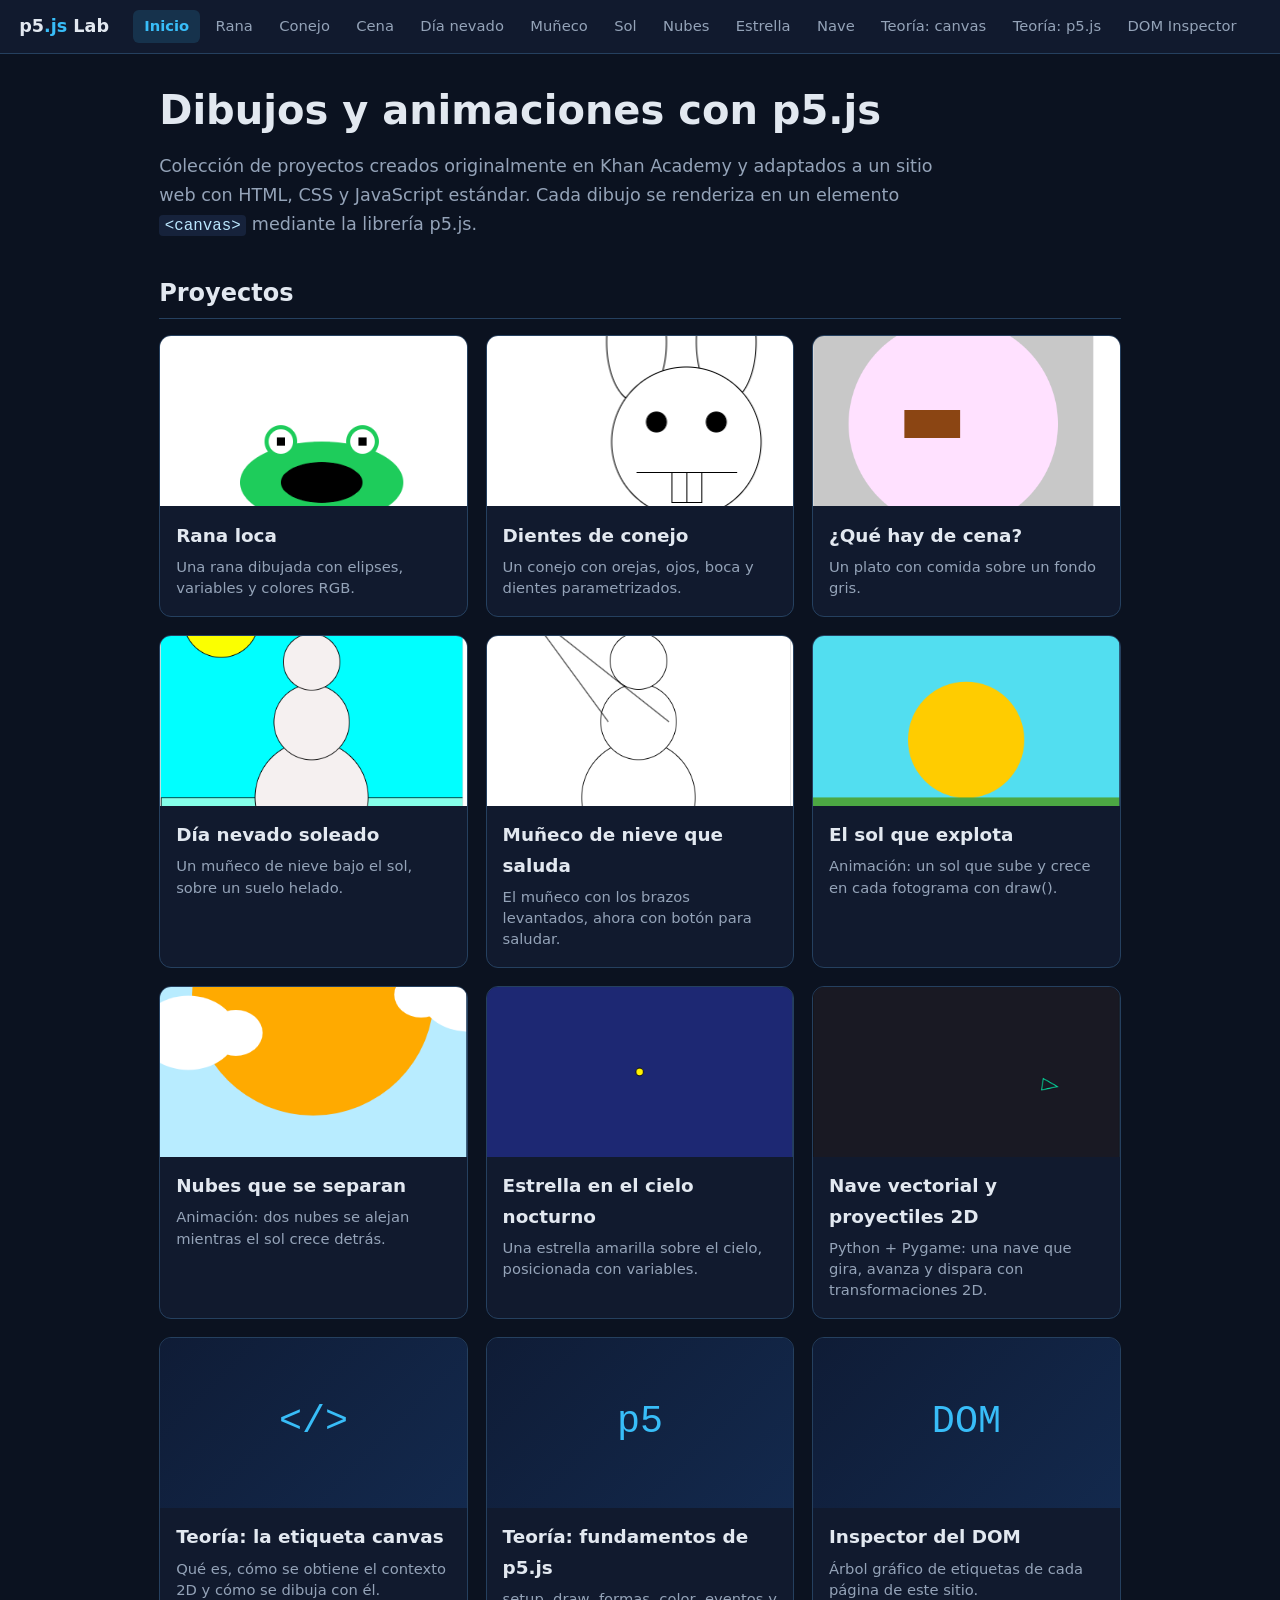
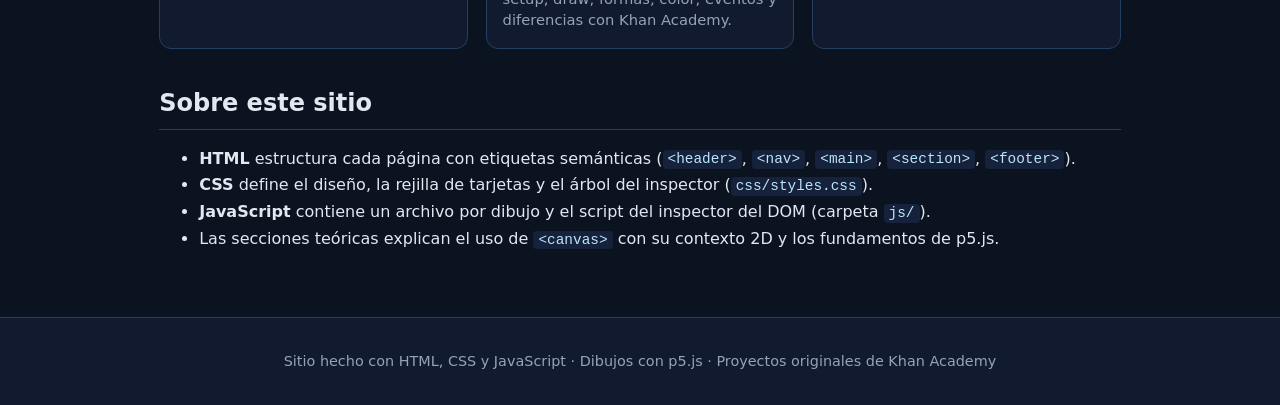
<file: index.html>
<!DOCTYPE html>
<html lang="es">
<head>
  <meta charset="UTF-8">
  <meta name="viewport" content="width=device-width, initial-scale=1">
  <meta name="description" content="Proyectos de dibujo y animación con p5.js y canvas, adaptados de Khan Academy.">
  <title>Inicio · p5.js Lab</title>
  <link rel="stylesheet" href="css/styles.css">
</head>
<body>
  <header class="site-header">
    <a class="brand" href="index.html">p5<span>.js</span> Lab</a>
    <nav aria-label="Navegación principal">
      <ul>
        <li><a href="index.html" aria-current="page">Inicio</a></li>
        <li><a href="rana.html">Rana</a></li>
        <li><a href="conejo.html">Conejo</a></li>
        <li><a href="cena.html">Cena</a></li>
        <li><a href="dia-nevado.html">Día nevado</a></li>
        <li><a href="muneco.html">Muñeco</a></li>
        <li><a href="sol-explota.html">Sol</a></li>
        <li><a href="nubes.html">Nubes</a></li>
        <li><a href="estrella.html">Estrella</a></li>
        <li><a href="nave.html">Nave</a></li>
        <li><a href="teoria-canvas.html">Teoría: canvas</a></li>
        <li><a href="teoria-p5.html">Teoría: p5.js</a></li>
        <li><a href="dom-inspector.html">DOM Inspector</a></li>
      </ul>
    </nav>
  </header>

  <main id="inicio">
    <section id="bienvenida">
      <h1>Dibujos y animaciones con p5.js</h1>
      <p class="lead">Colección de proyectos creados originalmente en Khan Academy y adaptados a un sitio web con HTML, CSS y JavaScript estándar. Cada dibujo se renderiza en un elemento <code>&lt;canvas&gt;</code> mediante la librería p5.js.</p>
    </section>

    <section id="proyectos">
      <h2>Proyectos</h2>
      <ul class="rejilla">
        <li class="tarjeta">
          <a href="rana.html">
            <img src="img/miniatura-rana.png" alt="Vista previa de Rana loca" loading="lazy">
            <div class="cuerpo"><h3>Rana loca</h3><p>Una rana dibujada con elipses, variables y colores RGB.</p></div>
          </a>
        </li>
        <li class="tarjeta">
          <a href="conejo.html">
            <img src="img/miniatura-conejo.png" alt="Vista previa de Dientes de conejo" loading="lazy">
            <div class="cuerpo"><h3>Dientes de conejo</h3><p>Un conejo con orejas, ojos, boca y dientes parametrizados.</p></div>
          </a>
        </li>
        <li class="tarjeta">
          <a href="cena.html">
            <img src="img/miniatura-cena.png" alt="Vista previa de ¿Qué hay de cena?" loading="lazy">
            <div class="cuerpo"><h3>¿Qué hay de cena?</h3><p>Un plato con comida sobre un fondo gris.</p></div>
          </a>
        </li>
        <li class="tarjeta">
          <a href="dia-nevado.html">
            <img src="img/miniatura-dia-nevado.png" alt="Vista previa de Día nevado soleado" loading="lazy">
            <div class="cuerpo"><h3>Día nevado soleado</h3><p>Un muñeco de nieve bajo el sol, sobre un suelo helado.</p></div>
          </a>
        </li>
        <li class="tarjeta">
          <a href="muneco.html">
            <img src="img/miniatura-muneco.png" alt="Vista previa de Muñeco de nieve que saluda" loading="lazy">
            <div class="cuerpo"><h3>Muñeco de nieve que saluda</h3><p>El muñeco con los brazos levantados, ahora con botón para saludar.</p></div>
          </a>
        </li>
        <li class="tarjeta">
          <a href="sol-explota.html">
            <img src="img/miniatura-sol-explota.png" alt="Vista previa de El sol que explota" loading="lazy">
            <div class="cuerpo"><h3>El sol que explota</h3><p>Animación: un sol que sube y crece en cada fotograma con draw().</p></div>
          </a>
        </li>
        <li class="tarjeta">
          <a href="nubes.html">
            <img src="img/miniatura-nubes.png" alt="Vista previa de Nubes que se separan" loading="lazy">
            <div class="cuerpo"><h3>Nubes que se separan</h3><p>Animación: dos nubes se alejan mientras el sol crece detrás.</p></div>
          </a>
        </li>
        <li class="tarjeta">
          <a href="estrella.html">
            <img src="img/miniatura-estrella.png" alt="Vista previa de Estrella en el cielo nocturno" loading="lazy">
            <div class="cuerpo"><h3>Estrella en el cielo nocturno</h3><p>Una estrella amarilla sobre el cielo, posicionada con variables.</p></div>
          </a>
        </li>
        <li class="tarjeta">
          <a href="nave.html">
            <img src="img/miniatura-nave.png" alt="Vista previa de Nave vectorial y proyectiles 2D" loading="lazy">
            <div class="cuerpo"><h3>Nave vectorial y proyectiles 2D</h3><p>Python + Pygame: una nave que gira, avanza y dispara con transformaciones 2D.</p></div>
          </a>
        </li>
        <li class="tarjeta teoria">
          <a href="teoria-canvas.html">
            <div class="icono" aria-hidden="true">&lt;/&gt;</div>
            <div class="cuerpo"><h3>Teoría: la etiqueta canvas</h3><p>Qué es, cómo se obtiene el contexto 2D y cómo se dibuja con él.</p></div>
          </a>
        </li>
        <li class="tarjeta teoria">
          <a href="teoria-p5.html">
            <div class="icono" aria-hidden="true">p5</div>
            <div class="cuerpo"><h3>Teoría: fundamentos de p5.js</h3><p>setup, draw, formas, color, eventos y diferencias con Khan Academy.</p></div>
          </a>
        </li>
        <li class="tarjeta teoria">
          <a href="dom-inspector.html">
            <div class="icono" aria-hidden="true">DOM</div>
            <div class="cuerpo"><h3>Inspector del DOM</h3><p>Árbol gráfico de etiquetas de cada página de este sitio.</p></div>
          </a>
        </li>
      </ul>
    </section>

    <section id="acerca">
      <h2>Sobre este sitio</h2>
      <ul>
        <li><strong>HTML</strong> estructura cada página con etiquetas semánticas (<code>&lt;header&gt;</code>, <code>&lt;nav&gt;</code>, <code>&lt;main&gt;</code>, <code>&lt;section&gt;</code>, <code>&lt;footer&gt;</code>).</li>
        <li><strong>CSS</strong> define el diseño, la rejilla de tarjetas y el árbol del inspector (<code>css/styles.css</code>).</li>
        <li><strong>JavaScript</strong> contiene un archivo por dibujo y el script del inspector del DOM (carpeta <code>js/</code>).</li>
        <li>Las secciones teóricas explican el uso de <code>&lt;canvas&gt;</code> con su contexto 2D y los fundamentos de p5.js.</li>
      </ul>
    </section>
  </main>

  <footer class="site-footer">
    <p>Sitio hecho con HTML, CSS y JavaScript · Dibujos con p5.js · Proyectos originales de Khan Academy</p>
  </footer>


</body>
</html>
</file>
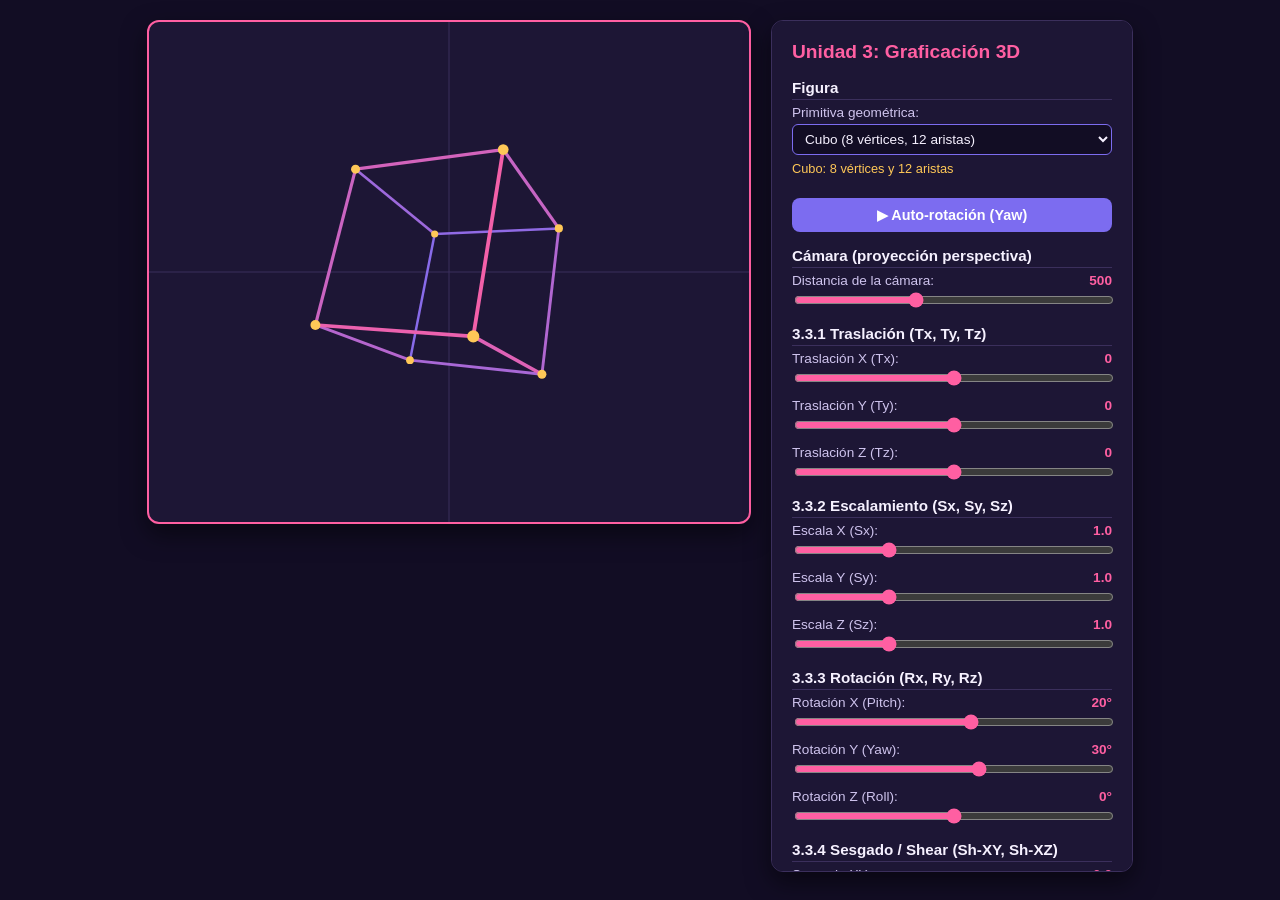
<file: graficacion-3d/index.html>
<!DOCTYPE html>
<html lang="es">
<head>
    <meta charset="UTF-8">
    <meta name="viewport" content="width=device-width, initial-scale=1.0">
    <title>Unidad 3: Graficación y Transformaciones 3D</title>
    <!-- Vinculación del archivo de estilos -->
    <link rel="stylesheet" href="styles.css">
</head>
<body>

    <!-- Contenedor del Lienzo de Dibujo -->
    <div id="canvas-container">
        <canvas id="lienzo3D" width="600" height="500" role="img" aria-label="Figura tridimensional en perspectiva dibujada con aristas y vértices"></canvas>
    </div>

    <!-- Panel Lateral de Controles Interactivos -->
    <div class="panel">
        <h2>Unidad 3: Graficación 3D</h2>

        <!-- PARTE 1: SELECTOR DE FIGURA -->
        <h3>Figura</h3>
        <div class="control-group">
            <label for="figura">Primitiva geométrica:</label>
            <select id="figura">
                <option value="cubo">Cubo (8 vértices, 12 aristas)</option>
                <option value="piramide">A) Pirámide de base cuadrada (5 V, 8 A)</option>
                <option value="prisma">B) Prisma triangular (6 V, 9 A)</option>
                <option value="octaedro">C) Octaedro (6 V, 12 A)</option>
            </select>
            <p id="infoFigura" class="info"></p>
        </div>

        <!-- RETO: AUTO-ROTACIÓN -->
        <button type="button" id="btnAuto" class="boton">▶ Auto-rotación (Yaw)</button>

        <!-- CÁMARA (para la pregunta 1 de análisis) -->
        <h3>Cámara (proyección perspectiva)</h3>
        <div class="control-group">
            <label>Distancia de la cámara: <span id="valDist" class="val">500</span></label>
            <input type="range" id="dist" min="200" max="1000" step="50" value="500">
        </div>
        
        <!-- 3.3.1 TRASLACIÓN -->
        <h3>3.3.1 Traslación (Tx, Ty, Tz)</h3>
        <div class="control-group">
            <label>Traslación X (Tx): <span id="valTx" class="val">0</span></label>
            <input type="range" id="tx" min="-200" max="200" value="0">
        </div>
        <div class="control-group">
            <label>Traslación Y (Ty): <span id="valTy" class="val">0</span></label>
            <input type="range" id="ty" min="-200" max="200" value="0">
        </div>
        <div class="control-group">
            <label>Traslación Z (Tz): <span id="valTz" class="val">0</span></label>
            <input type="range" id="tz" min="-200" max="200" value="0">
        </div>

        <!-- 3.3.2 ESCALAMIENTO -->
        <h3>3.3.2 Escalamiento (Sx, Sy, Sz)</h3>
        <div class="control-group">
            <label>Escala X (Sx): <span id="valSx" class="val">1.0</span></label>
            <input type="range" id="sx" min="0.2" max="3" step="0.1" value="1">
        </div>
        <div class="control-group">
            <label>Escala Y (Sy): <span id="valSy" class="val">1.0</span></label>
            <input type="range" id="sy" min="0.2" max="3" step="0.1" value="1">
        </div>
        <div class="control-group">
            <label>Escala Z (Sz): <span id="valSz" class="val">1.0</span></label>
            <input type="range" id="sz" min="0.2" max="3" step="0.1" value="1">
        </div>

        <!-- 3.3.3 ROTACIÓN -->
        <h3>3.3.3 Rotación (Rx, Ry, Rz)</h3>
        <div class="control-group">
            <label>Rotación X (Pitch): <span id="valRx" class="val">20°</span></label>
            <input type="range" id="rx" min="-180" max="180" value="20">
        </div>
        <div class="control-group">
            <label>Rotación Y (Yaw): <span id="valRy" class="val">30°</span></label>
            <input type="range" id="ry" min="-180" max="180" value="30">
        </div>
        <div class="control-group">
            <label>Rotación Z (Roll): <span id="valRz" class="val">0°</span></label>
            <input type="range" id="rz" min="-180" max="180" value="0">
        </div>

        <!-- 3.3.4 SESGADO -->
        <h3>3.3.4 Sesgado / Shear (Sh-XY, Sh-XZ)</h3>
        <div class="control-group">
            <label>Sesgado XY: <span id="valShXY" class="val">0.0</span></label>
            <input type="range" id="shxy" min="-1" max="1" step="0.1" value="0">
        </div>
        <div class="control-group">
            <label>Sesgado XZ: <span id="valShXZ" class="val">0.0</span></label>
            <input type="range" id="shxz" min="-1" max="1" step="0.1" value="0">
        </div>
    </div>

    <!-- Vinculación del script principal al final del body -->
    <script src="script.js"></script>
</body>
</html>
</file>
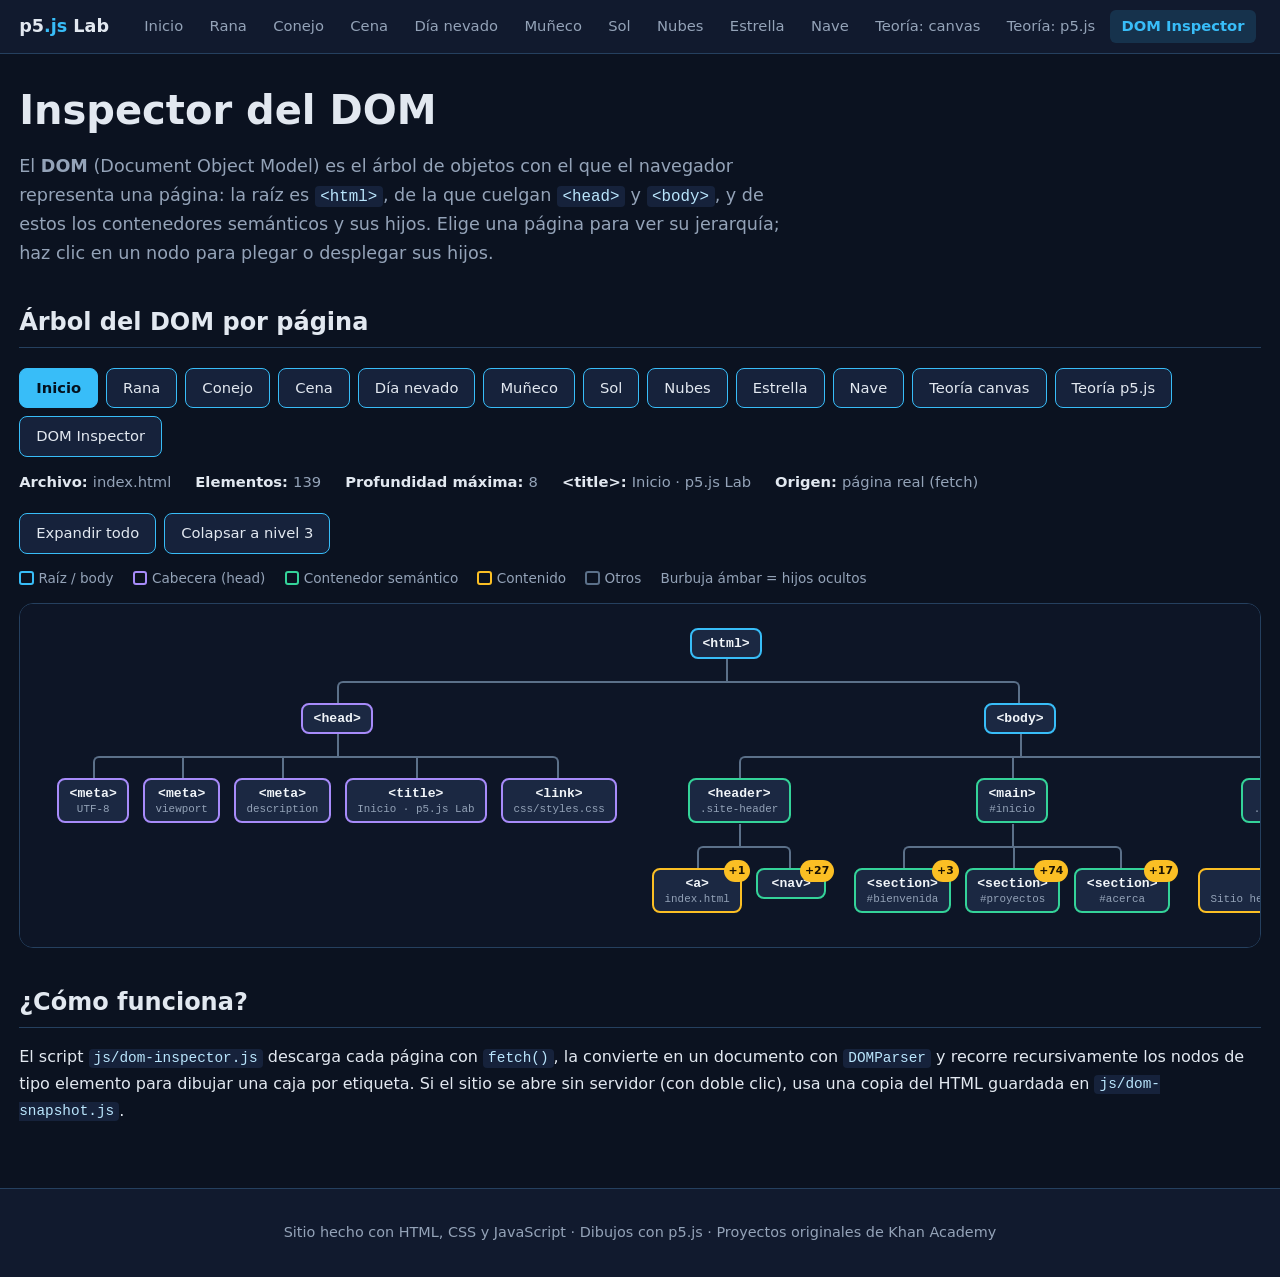
<file: dom-inspector.html>
<!DOCTYPE html>
<html lang="es">
<head>
  <meta charset="UTF-8">
  <meta name="viewport" content="width=device-width, initial-scale=1">
  <meta name="description" content="Visualización gráfica del árbol del DOM de cada página del sitio.">
  <title>DOM Inspector · p5.js Lab</title>
  <link rel="stylesheet" href="css/styles.css">
</head>
<body>
  <header class="site-header">
    <a class="brand" href="index.html">p5<span>.js</span> Lab</a>
    <nav aria-label="Navegación principal">
      <ul>
        <li><a href="index.html">Inicio</a></li>
        <li><a href="rana.html">Rana</a></li>
        <li><a href="conejo.html">Conejo</a></li>
        <li><a href="cena.html">Cena</a></li>
        <li><a href="dia-nevado.html">Día nevado</a></li>
        <li><a href="muneco.html">Muñeco</a></li>
        <li><a href="sol-explota.html">Sol</a></li>
        <li><a href="nubes.html">Nubes</a></li>
        <li><a href="estrella.html">Estrella</a></li>
        <li><a href="nave.html">Nave</a></li>
        <li><a href="teoria-canvas.html">Teoría: canvas</a></li>
        <li><a href="teoria-p5.html">Teoría: p5.js</a></li>
        <li><a href="dom-inspector.html" aria-current="page">DOM Inspector</a></li>
      </ul>
    </nav>
  </header>

  <main id="inspector" class="ancho">
    <section id="intro-dom">
      <h1>Inspector del DOM</h1>
      <p class="lead">El <strong>DOM</strong> (Document Object Model) es el árbol de objetos con el que el navegador representa una página: la raíz es <code>&lt;html&gt;</code>, de la que cuelgan <code>&lt;head&gt;</code> y <code>&lt;body&gt;</code>, y de estos los contenedores semánticos y sus hijos. Elige una página para ver su jerarquía; haz clic en un nodo para plegar o desplegar sus hijos.</p>
    </section>

    <section id="visor">
      <h2>Árbol del DOM por página</h2>
      <div id="selector-paginas" class="insp-barra" role="group" aria-label="Elegir página"></div>
      <div id="insp-info" class="insp-info"></div>
      <div class="insp-barra">
        <button type="button" id="btn-expandir">Expandir todo</button>
        <button type="button" id="btn-colapsar">Colapsar a nivel 3</button>
      </div>
      <p class="leyenda" aria-label="Leyenda de colores">
        <span><i style="border-color:#38bdf8"></i>Raíz / body</span>
        <span><i style="border-color:#a78bfa"></i>Cabecera (head)</span>
        <span><i style="border-color:#34d399"></i>Contenedor semántico</span>
        <span><i style="border-color:#fbbf24"></i>Contenido</span>
        <span><i style="border-color:#5b7089"></i>Otros</span>
        <span>Burbuja ámbar = hijos ocultos</span>
      </p>
      <div class="arbol-scroll"><div id="arbol" aria-live="polite">Cargando…</div></div>
    </section>

    <section id="como-funciona">
      <h2>¿Cómo funciona?</h2>
      <p>El script <code>js/dom-inspector.js</code> descarga cada página con <code>fetch()</code>, la convierte en un documento con <code>DOMParser</code> y recorre recursivamente los nodos de tipo elemento para dibujar una caja por etiqueta. Si el sitio se abre sin servidor (con doble clic), usa una copia del HTML guardada en <code>js/dom-snapshot.js</code>.</p>
    </section>
  </main>

  <footer class="site-footer">
    <p>Sitio hecho con HTML, CSS y JavaScript · Dibujos con p5.js · Proyectos originales de Khan Academy</p>
  </footer>

  <script src="js/dom-snapshot.js"></script>
  <script src="js/dom-inspector.js"></script>
</body>
</html>
</file>
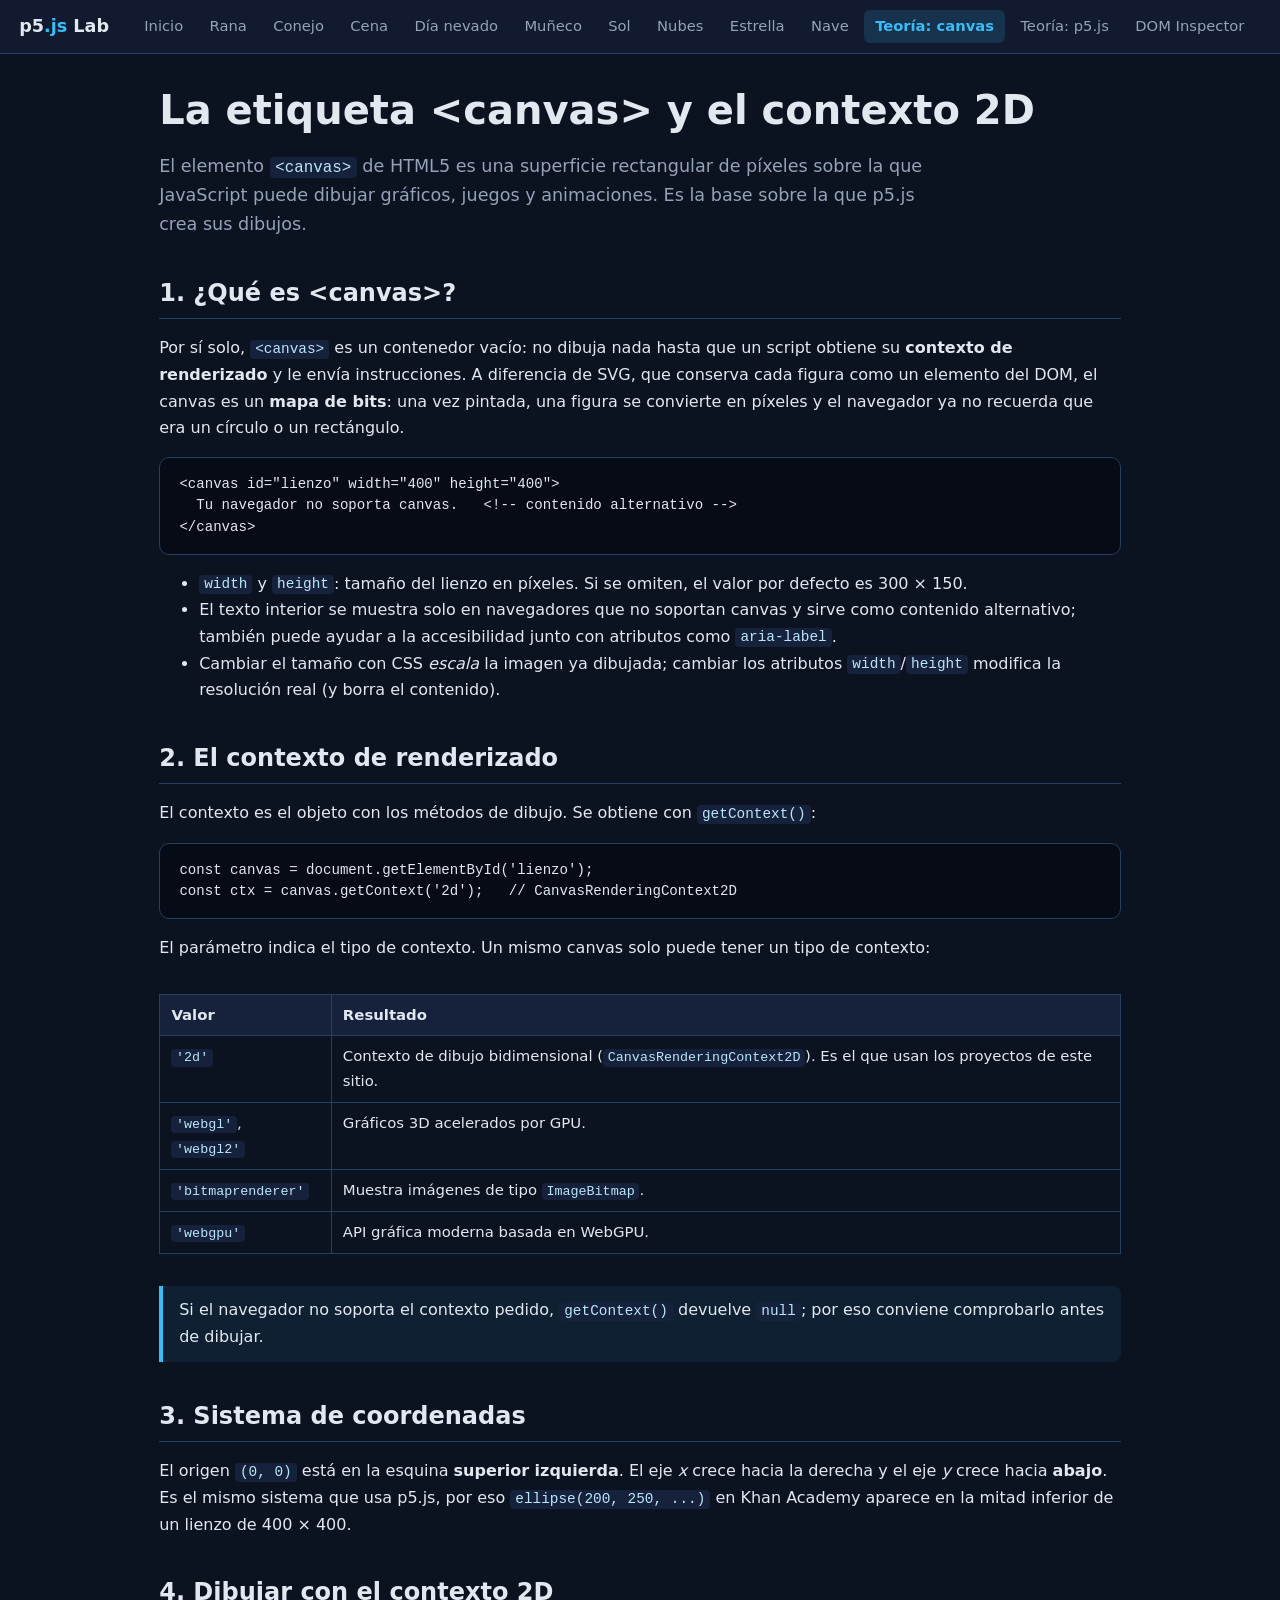
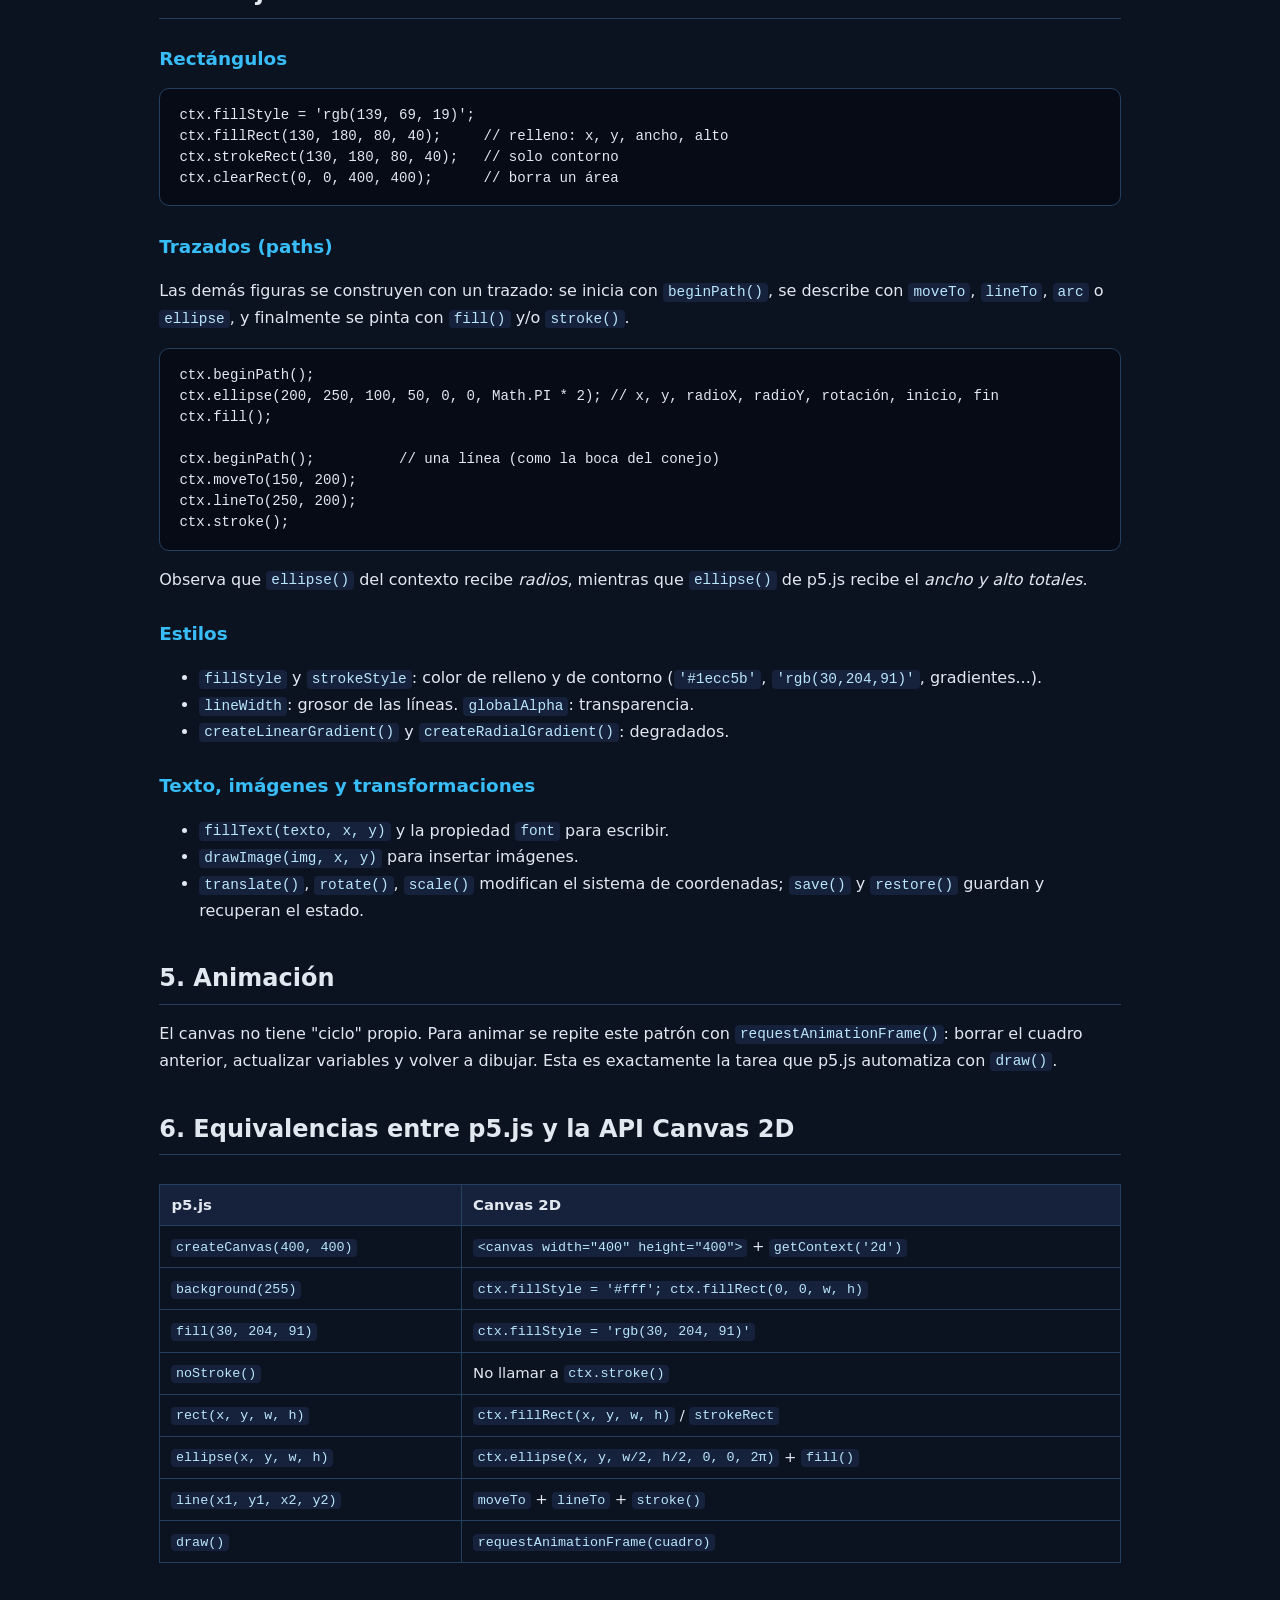
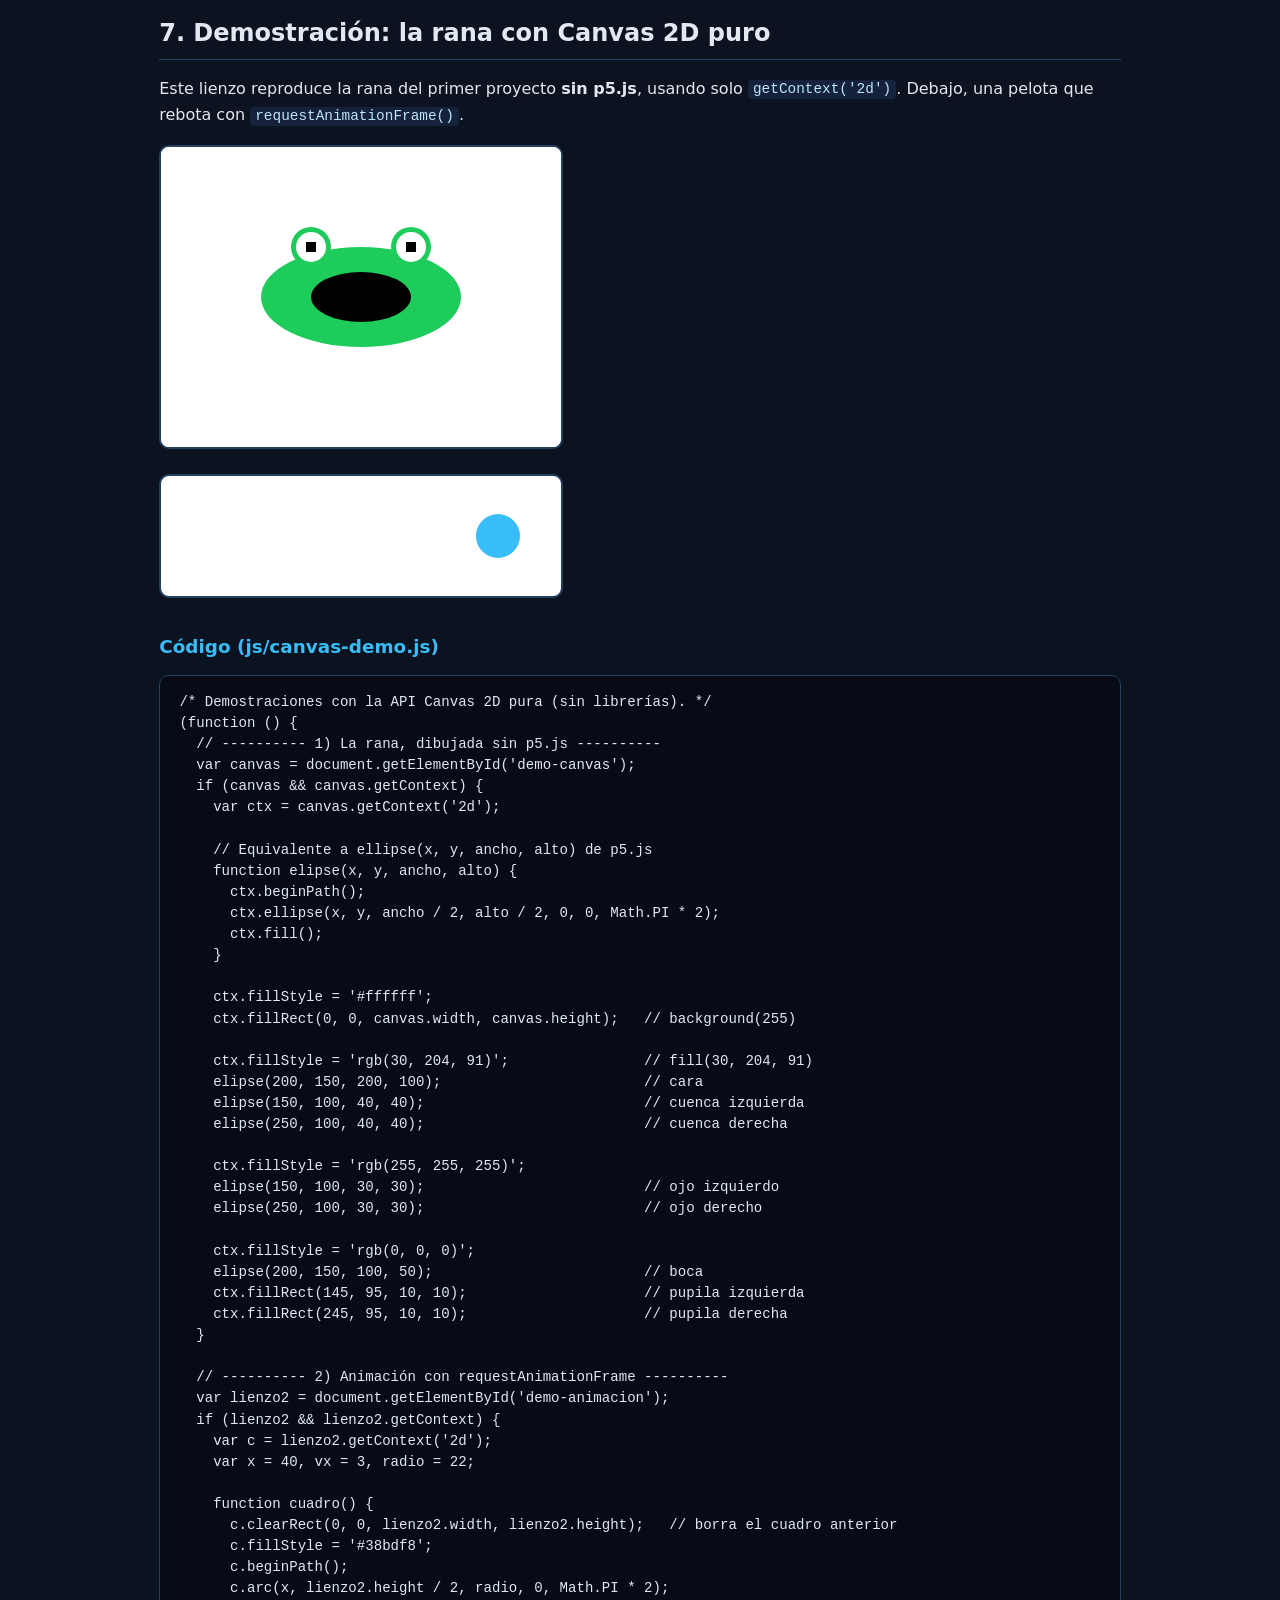
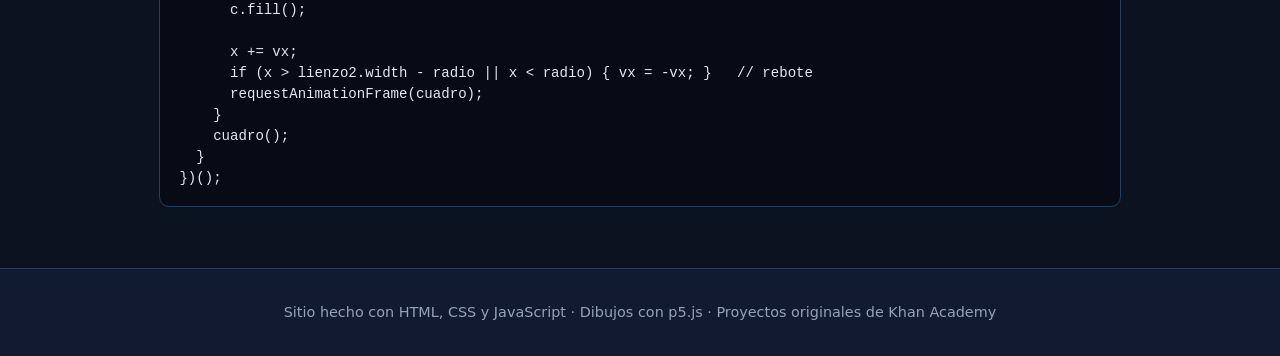
<file: teoria-canvas.html>
<!DOCTYPE html>
<html lang="es">
<head>
  <meta charset="UTF-8">
  <meta name="viewport" content="width=device-width, initial-scale=1">
  <meta name="description" content="Explicación de la etiqueta HTML canvas y su contexto de renderizado 2D.">
  <title>Teoría: la etiqueta canvas · p5.js Lab</title>
  <link rel="stylesheet" href="css/styles.css">
</head>
<body>
  <header class="site-header">
    <a class="brand" href="index.html">p5<span>.js</span> Lab</a>
    <nav aria-label="Navegación principal">
      <ul>
        <li><a href="index.html">Inicio</a></li>
        <li><a href="rana.html">Rana</a></li>
        <li><a href="conejo.html">Conejo</a></li>
        <li><a href="cena.html">Cena</a></li>
        <li><a href="dia-nevado.html">Día nevado</a></li>
        <li><a href="muneco.html">Muñeco</a></li>
        <li><a href="sol-explota.html">Sol</a></li>
        <li><a href="nubes.html">Nubes</a></li>
        <li><a href="estrella.html">Estrella</a></li>
        <li><a href="nave.html">Nave</a></li>
        <li><a href="teoria-canvas.html" aria-current="page">Teoría: canvas</a></li>
        <li><a href="teoria-p5.html">Teoría: p5.js</a></li>
        <li><a href="dom-inspector.html">DOM Inspector</a></li>
      </ul>
    </nav>
  </header>

  <main id="teoria-canvas">
    <section id="intro-canvas">
      <h1>La etiqueta &lt;canvas&gt; y el contexto 2D</h1>
      <p class="lead">El elemento <code>&lt;canvas&gt;</code> de HTML5 es una superficie rectangular de píxeles sobre la que JavaScript puede dibujar gráficos, juegos y animaciones. Es la base sobre la que p5.js crea sus dibujos.</p>
    </section>

    <section id="que-es">
      <h2>1. ¿Qué es &lt;canvas&gt;?</h2>
      <p>Por sí solo, <code>&lt;canvas&gt;</code> es un contenedor vacío: no dibuja nada hasta que un script obtiene su <strong>contexto de renderizado</strong> y le envía instrucciones. A diferencia de SVG, que conserva cada figura como un elemento del DOM, el canvas es un <strong>mapa de bits</strong>: una vez pintada, una figura se convierte en píxeles y el navegador ya no recuerda que era un círculo o un rectángulo.</p>
<pre><code>&lt;canvas id=&quot;lienzo&quot; width=&quot;400&quot; height=&quot;400&quot;&gt;
  Tu navegador no soporta canvas.   &lt;!-- contenido alternativo --&gt;
&lt;/canvas&gt;</code></pre>
      <ul>
        <li><code>width</code> y <code>height</code>: tamaño del lienzo en píxeles. Si se omiten, el valor por defecto es 300 × 150.</li>
        <li>El texto interior se muestra solo en navegadores que no soportan canvas y sirve como contenido alternativo; también puede ayudar a la accesibilidad junto con atributos como <code>aria-label</code>.</li>
        <li>Cambiar el tamaño con CSS <em>escala</em> la imagen ya dibujada; cambiar los atributos <code>width</code>/<code>height</code> modifica la resolución real (y borra el contenido).</li>
      </ul>
    </section>

    <section id="contexto">
      <h2>2. El contexto de renderizado</h2>
      <p>El contexto es el objeto con los métodos de dibujo. Se obtiene con <code>getContext()</code>:</p>
<pre><code>const canvas = document.getElementById(&#x27;lienzo&#x27;);
const ctx = canvas.getContext(&#x27;2d&#x27;);   // CanvasRenderingContext2D</code></pre>
      <p>El parámetro indica el tipo de contexto. Un mismo canvas solo puede tener un tipo de contexto:</p>
      <div class="tabla-scroll">
      <table>
        <thead><tr><th>Valor</th><th>Resultado</th></tr></thead>
        <tbody>
          <tr><td><code>'2d'</code></td><td>Contexto de dibujo bidimensional (<code>CanvasRenderingContext2D</code>). Es el que usan los proyectos de este sitio.</td></tr>
          <tr><td><code>'webgl'</code>, <code>'webgl2'</code></td><td>Gráficos 3D acelerados por GPU.</td></tr>
          <tr><td><code>'bitmaprenderer'</code></td><td>Muestra imágenes de tipo <code>ImageBitmap</code>.</td></tr>
          <tr><td><code>'webgpu'</code></td><td>API gráfica moderna basada en WebGPU.</td></tr>
        </tbody>
      </table>
      </div>
      <p class="nota">Si el navegador no soporta el contexto pedido, <code>getContext()</code> devuelve <code>null</code>; por eso conviene comprobarlo antes de dibujar.</p>
    </section>

    <section id="coordenadas">
      <h2>3. Sistema de coordenadas</h2>
      <p>El origen <code>(0, 0)</code> está en la esquina <strong>superior izquierda</strong>. El eje <em>x</em> crece hacia la derecha y el eje <em>y</em> crece hacia <strong>abajo</strong>. Es el mismo sistema que usa p5.js, por eso <code>ellipse(200, 250, ...)</code> en Khan Academy aparece en la mitad inferior de un lienzo de 400 × 400.</p>
    </section>

    <section id="dibujo-2d">
      <h2>4. Dibujar con el contexto 2D</h2>
      <h3>Rectángulos</h3>
<pre><code>ctx.fillStyle = &#x27;rgb(139, 69, 19)&#x27;;
ctx.fillRect(130, 180, 80, 40);     // relleno: x, y, ancho, alto
ctx.strokeRect(130, 180, 80, 40);   // solo contorno
ctx.clearRect(0, 0, 400, 400);      // borra un área</code></pre>
      <h3>Trazados (paths)</h3>
      <p>Las demás figuras se construyen con un trazado: se inicia con <code>beginPath()</code>, se describe con <code>moveTo</code>, <code>lineTo</code>, <code>arc</code> o <code>ellipse</code>, y finalmente se pinta con <code>fill()</code> y/o <code>stroke()</code>.</p>
<pre><code>ctx.beginPath();
ctx.ellipse(200, 250, 100, 50, 0, 0, Math.PI * 2); // x, y, radioX, radioY, rotación, inicio, fin
ctx.fill();

ctx.beginPath();          // una línea (como la boca del conejo)
ctx.moveTo(150, 200);
ctx.lineTo(250, 200);
ctx.stroke();</code></pre>
      <p>Observa que <code>ellipse()</code> del contexto recibe <em>radios</em>, mientras que <code>ellipse()</code> de p5.js recibe el <em>ancho y alto totales</em>.</p>
      <h3>Estilos</h3>
      <ul>
        <li><code>fillStyle</code> y <code>strokeStyle</code>: color de relleno y de contorno (<code>'#1ecc5b'</code>, <code>'rgb(30,204,91)'</code>, gradientes...).</li>
        <li><code>lineWidth</code>: grosor de las líneas. <code>globalAlpha</code>: transparencia.</li>
        <li><code>createLinearGradient()</code> y <code>createRadialGradient()</code>: degradados.</li>
      </ul>
      <h3>Texto, imágenes y transformaciones</h3>
      <ul>
        <li><code>fillText(texto, x, y)</code> y la propiedad <code>font</code> para escribir.</li>
        <li><code>drawImage(img, x, y)</code> para insertar imágenes.</li>
        <li><code>translate()</code>, <code>rotate()</code>, <code>scale()</code> modifican el sistema de coordenadas; <code>save()</code> y <code>restore()</code> guardan y recuperan el estado.</li>
      </ul>
    </section>

    <section id="animacion">
      <h2>5. Animación</h2>
      <p>El canvas no tiene "ciclo" propio. Para animar se repite este patrón con <code>requestAnimationFrame()</code>: borrar el cuadro anterior, actualizar variables y volver a dibujar. Esta es exactamente la tarea que p5.js automatiza con <code>draw()</code>.</p>
    </section>

    <section id="equivalencias">
      <h2>6. Equivalencias entre p5.js y la API Canvas 2D</h2>
      <div class="tabla-scroll">
      <table>
        <thead><tr><th>p5.js</th><th>Canvas 2D</th></tr></thead>
        <tbody>
          <tr><td><code>createCanvas(400, 400)</code></td><td><code>&lt;canvas width="400" height="400"&gt;</code> + <code>getContext('2d')</code></td></tr>
          <tr><td><code>background(255)</code></td><td><code>ctx.fillStyle = '#fff'; ctx.fillRect(0, 0, w, h)</code></td></tr>
          <tr><td><code>fill(30, 204, 91)</code></td><td><code>ctx.fillStyle = 'rgb(30, 204, 91)'</code></td></tr>
          <tr><td><code>noStroke()</code></td><td>No llamar a <code>ctx.stroke()</code></td></tr>
          <tr><td><code>rect(x, y, w, h)</code></td><td><code>ctx.fillRect(x, y, w, h)</code> / <code>strokeRect</code></td></tr>
          <tr><td><code>ellipse(x, y, w, h)</code></td><td><code>ctx.ellipse(x, y, w/2, h/2, 0, 0, 2π)</code> + <code>fill()</code></td></tr>
          <tr><td><code>line(x1, y1, x2, y2)</code></td><td><code>moveTo</code> + <code>lineTo</code> + <code>stroke()</code></td></tr>
          <tr><td><code>draw()</code></td><td><code>requestAnimationFrame(cuadro)</code></td></tr>
        </tbody>
      </table>
      </div>
    </section>

    <section id="demo">
      <h2>7. Demostración: la rana con Canvas 2D puro</h2>
      <p>Este lienzo reproduce la rana del primer proyecto <strong>sin p5.js</strong>, usando solo <code>getContext('2d')</code>. Debajo, una pelota que rebota con <code>requestAnimationFrame()</code>.</p>
      <div class="canvas-wrap"><canvas id="demo-canvas" width="400" height="300" aria-label="Rana dibujada con la API Canvas 2D"></canvas></div>
      <p></p>
      <div class="canvas-wrap"><canvas id="demo-animacion" width="400" height="120" aria-label="Pelota rebotando"></canvas></div>
      <h3>Código (js/canvas-demo.js)</h3>
<pre><code>/* Demostraciones con la API Canvas 2D pura (sin librerías). */
(function () {
  // ---------- 1) La rana, dibujada sin p5.js ----------
  var canvas = document.getElementById(&#x27;demo-canvas&#x27;);
  if (canvas &amp;&amp; canvas.getContext) {
    var ctx = canvas.getContext(&#x27;2d&#x27;);

    // Equivalente a ellipse(x, y, ancho, alto) de p5.js
    function elipse(x, y, ancho, alto) {
      ctx.beginPath();
      ctx.ellipse(x, y, ancho / 2, alto / 2, 0, 0, Math.PI * 2);
      ctx.fill();
    }

    ctx.fillStyle = &#x27;#ffffff&#x27;;
    ctx.fillRect(0, 0, canvas.width, canvas.height);   // background(255)

    ctx.fillStyle = &#x27;rgb(30, 204, 91)&#x27;;                // fill(30, 204, 91)
    elipse(200, 150, 200, 100);                        // cara
    elipse(150, 100, 40, 40);                          // cuenca izquierda
    elipse(250, 100, 40, 40);                          // cuenca derecha

    ctx.fillStyle = &#x27;rgb(255, 255, 255)&#x27;;
    elipse(150, 100, 30, 30);                          // ojo izquierdo
    elipse(250, 100, 30, 30);                          // ojo derecho

    ctx.fillStyle = &#x27;rgb(0, 0, 0)&#x27;;
    elipse(200, 150, 100, 50);                         // boca
    ctx.fillRect(145, 95, 10, 10);                     // pupila izquierda
    ctx.fillRect(245, 95, 10, 10);                     // pupila derecha
  }

  // ---------- 2) Animación con requestAnimationFrame ----------
  var lienzo2 = document.getElementById(&#x27;demo-animacion&#x27;);
  if (lienzo2 &amp;&amp; lienzo2.getContext) {
    var c = lienzo2.getContext(&#x27;2d&#x27;);
    var x = 40, vx = 3, radio = 22;

    function cuadro() {
      c.clearRect(0, 0, lienzo2.width, lienzo2.height);   // borra el cuadro anterior
      c.fillStyle = &#x27;#38bdf8&#x27;;
      c.beginPath();
      c.arc(x, lienzo2.height / 2, radio, 0, Math.PI * 2);
      c.fill();

      x += vx;
      if (x &gt; lienzo2.width - radio || x &lt; radio) { vx = -vx; }   // rebote
      requestAnimationFrame(cuadro);
    }
    cuadro();
  }
})();</code></pre>
    </section>
  </main>

  <footer class="site-footer">
    <p>Sitio hecho con HTML, CSS y JavaScript · Dibujos con p5.js · Proyectos originales de Khan Academy</p>
  </footer>

  <script src="js/canvas-demo.js"></script>
</body>
</html>
</file>
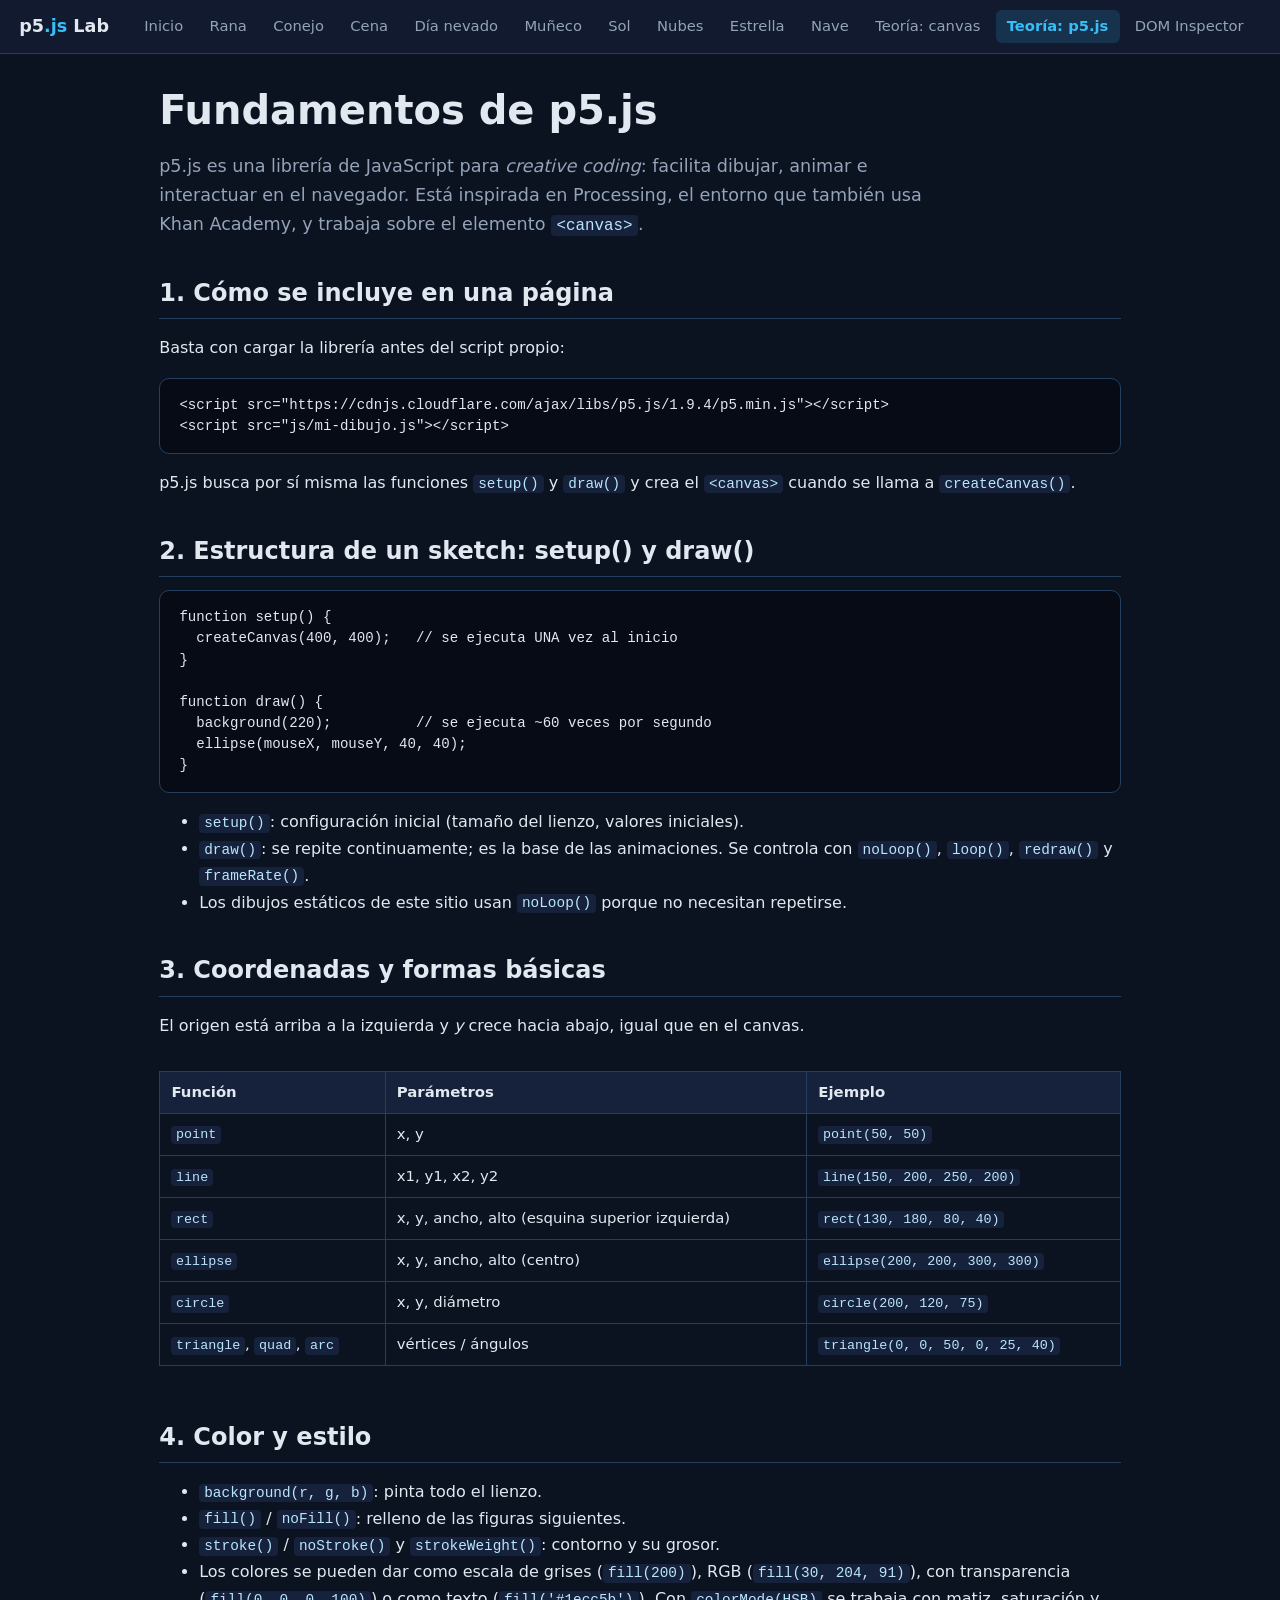
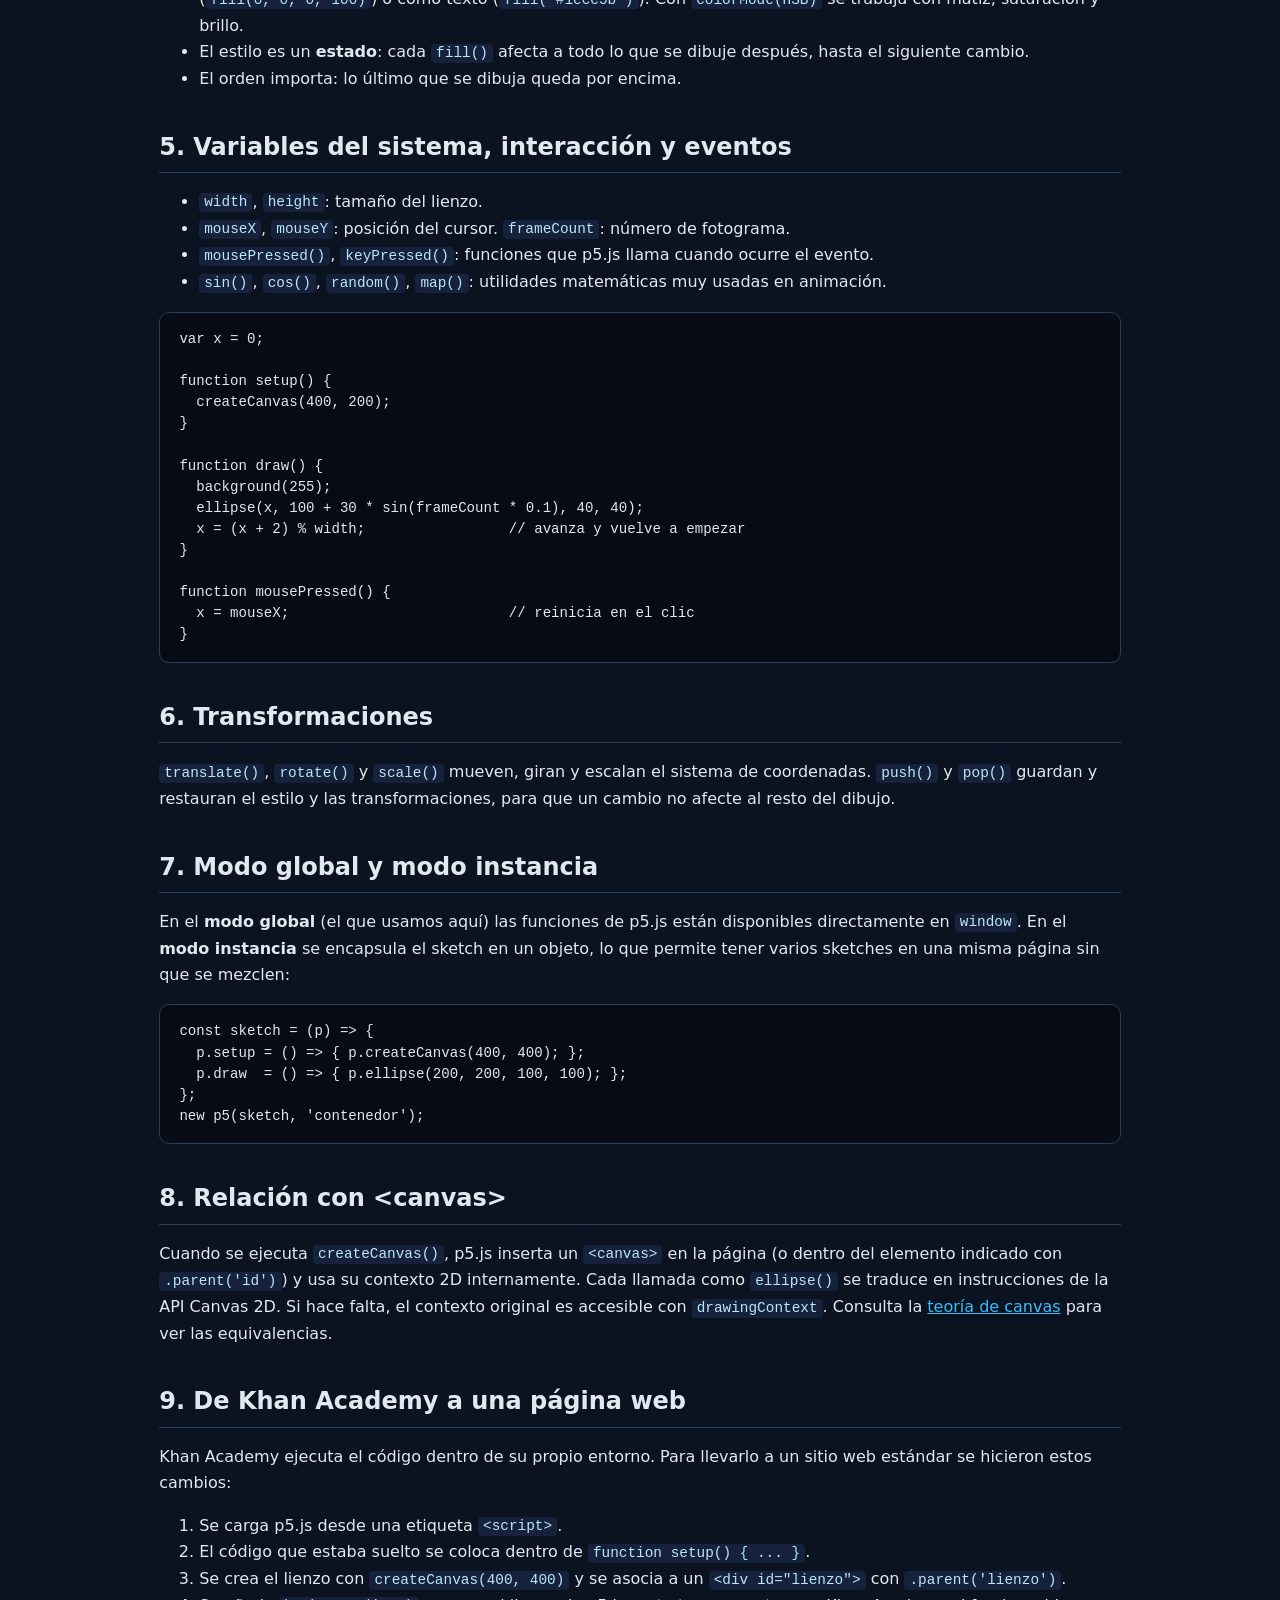
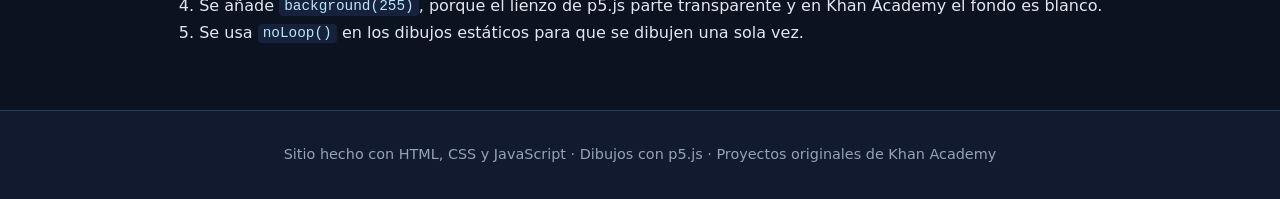
<file: teoria-p5.html>
<!DOCTYPE html>
<html lang="es">
<head>
  <meta charset="UTF-8">
  <meta name="viewport" content="width=device-width, initial-scale=1">
  <meta name="description" content="Fundamentos de la librería p5.js: setup, draw, formas, color, eventos y modos.">
  <title>Teoría: fundamentos de p5.js · p5.js Lab</title>
  <link rel="stylesheet" href="css/styles.css">
</head>
<body>
  <header class="site-header">
    <a class="brand" href="index.html">p5<span>.js</span> Lab</a>
    <nav aria-label="Navegación principal">
      <ul>
        <li><a href="index.html">Inicio</a></li>
        <li><a href="rana.html">Rana</a></li>
        <li><a href="conejo.html">Conejo</a></li>
        <li><a href="cena.html">Cena</a></li>
        <li><a href="dia-nevado.html">Día nevado</a></li>
        <li><a href="muneco.html">Muñeco</a></li>
        <li><a href="sol-explota.html">Sol</a></li>
        <li><a href="nubes.html">Nubes</a></li>
        <li><a href="estrella.html">Estrella</a></li>
        <li><a href="nave.html">Nave</a></li>
        <li><a href="teoria-canvas.html">Teoría: canvas</a></li>
        <li><a href="teoria-p5.html" aria-current="page">Teoría: p5.js</a></li>
        <li><a href="dom-inspector.html">DOM Inspector</a></li>
      </ul>
    </nav>
  </header>

  <main id="teoria-p5">
    <section id="intro-p5">
      <h1>Fundamentos de p5.js</h1>
      <p class="lead">p5.js es una librería de JavaScript para <em>creative coding</em>: facilita dibujar, animar e interactuar en el navegador. Está inspirada en Processing, el entorno que también usa Khan Academy, y trabaja sobre el elemento <code>&lt;canvas&gt;</code>.</p>
    </section>

    <section id="instalar">
      <h2>1. Cómo se incluye en una página</h2>
      <p>Basta con cargar la librería antes del script propio:</p>
<pre><code>&lt;script src=&quot;https://cdnjs.cloudflare.com/ajax/libs/p5.js/1.9.4/p5.min.js&quot;&gt;&lt;/script&gt;
&lt;script src=&quot;js/mi-dibujo.js&quot;&gt;&lt;/script&gt;</code></pre>
      <p>p5.js busca por sí misma las funciones <code>setup()</code> y <code>draw()</code> y crea el <code>&lt;canvas&gt;</code> cuando se llama a <code>createCanvas()</code>.</p>
    </section>

    <section id="estructura">
      <h2>2. Estructura de un sketch: setup() y draw()</h2>
<pre><code>function setup() {
  createCanvas(400, 400);   // se ejecuta UNA vez al inicio
}

function draw() {
  background(220);          // se ejecuta ~60 veces por segundo
  ellipse(mouseX, mouseY, 40, 40);
}</code></pre>
      <ul>
        <li><code>setup()</code>: configuración inicial (tamaño del lienzo, valores iniciales).</li>
        <li><code>draw()</code>: se repite continuamente; es la base de las animaciones. Se controla con <code>noLoop()</code>, <code>loop()</code>, <code>redraw()</code> y <code>frameRate()</code>.</li>
        <li>Los dibujos estáticos de este sitio usan <code>noLoop()</code> porque no necesitan repetirse.</li>
      </ul>
    </section>

    <section id="coordenadas-p5">
      <h2>3. Coordenadas y formas básicas</h2>
      <p>El origen está arriba a la izquierda y <em>y</em> crece hacia abajo, igual que en el canvas.</p>
      <div class="tabla-scroll">
      <table>
        <thead><tr><th>Función</th><th>Parámetros</th><th>Ejemplo</th></tr></thead>
        <tbody>
          <tr><td><code>point</code></td><td>x, y</td><td><code>point(50, 50)</code></td></tr>
          <tr><td><code>line</code></td><td>x1, y1, x2, y2</td><td><code>line(150, 200, 250, 200)</code></td></tr>
          <tr><td><code>rect</code></td><td>x, y, ancho, alto (esquina superior izquierda)</td><td><code>rect(130, 180, 80, 40)</code></td></tr>
          <tr><td><code>ellipse</code></td><td>x, y, ancho, alto (centro)</td><td><code>ellipse(200, 200, 300, 300)</code></td></tr>
          <tr><td><code>circle</code></td><td>x, y, diámetro</td><td><code>circle(200, 120, 75)</code></td></tr>
          <tr><td><code>triangle</code>, <code>quad</code>, <code>arc</code></td><td>vértices / ángulos</td><td><code>triangle(0, 0, 50, 0, 25, 40)</code></td></tr>
        </tbody>
      </table>
      </div>
    </section>

    <section id="color">
      <h2>4. Color y estilo</h2>
      <ul>
        <li><code>background(r, g, b)</code>: pinta todo el lienzo.</li>
        <li><code>fill()</code> / <code>noFill()</code>: relleno de las figuras siguientes.</li>
        <li><code>stroke()</code> / <code>noStroke()</code> y <code>strokeWeight()</code>: contorno y su grosor.</li>
        <li>Los colores se pueden dar como escala de grises (<code>fill(200)</code>), RGB (<code>fill(30, 204, 91)</code>), con transparencia (<code>fill(0, 0, 0, 100)</code>) o como texto (<code>fill('#1ecc5b')</code>). Con <code>colorMode(HSB)</code> se trabaja con matiz, saturación y brillo.</li>
        <li>El estilo es un <strong>estado</strong>: cada <code>fill()</code> afecta a todo lo que se dibuje después, hasta el siguiente cambio.</li>
        <li>El orden importa: lo último que se dibuja queda por encima.</li>
      </ul>
    </section>

    <section id="variables-p5">
      <h2>5. Variables del sistema, interacción y eventos</h2>
      <ul>
        <li><code>width</code>, <code>height</code>: tamaño del lienzo.</li>
        <li><code>mouseX</code>, <code>mouseY</code>: posición del cursor. <code>frameCount</code>: número de fotograma.</li>
        <li><code>mousePressed()</code>, <code>keyPressed()</code>: funciones que p5.js llama cuando ocurre el evento.</li>
        <li><code>sin()</code>, <code>cos()</code>, <code>random()</code>, <code>map()</code>: utilidades matemáticas muy usadas en animación.</li>
      </ul>
<pre><code>var x = 0;

function setup() {
  createCanvas(400, 200);
}

function draw() {
  background(255);
  ellipse(x, 100 + 30 * sin(frameCount * 0.1), 40, 40);
  x = (x + 2) % width;                 // avanza y vuelve a empezar
}

function mousePressed() {
  x = mouseX;                          // reinicia en el clic
}</code></pre>
    </section>

    <section id="transformaciones">
      <h2>6. Transformaciones</h2>
      <p><code>translate()</code>, <code>rotate()</code> y <code>scale()</code> mueven, giran y escalan el sistema de coordenadas. <code>push()</code> y <code>pop()</code> guardan y restauran el estilo y las transformaciones, para que un cambio no afecte al resto del dibujo.</p>
    </section>

    <section id="modos">
      <h2>7. Modo global y modo instancia</h2>
      <p>En el <strong>modo global</strong> (el que usamos aquí) las funciones de p5.js están disponibles directamente en <code>window</code>. En el <strong>modo instancia</strong> se encapsula el sketch en un objeto, lo que permite tener varios sketches en una misma página sin que se mezclen:</p>
<pre><code>const sketch = (p) =&gt; {
  p.setup = () =&gt; { p.createCanvas(400, 400); };
  p.draw  = () =&gt; { p.ellipse(200, 200, 100, 100); };
};
new p5(sketch, &#x27;contenedor&#x27;);</code></pre>
    </section>

    <section id="relacion-canvas">
      <h2>8. Relación con &lt;canvas&gt;</h2>
      <p>Cuando se ejecuta <code>createCanvas()</code>, p5.js inserta un <code>&lt;canvas&gt;</code> en la página (o dentro del elemento indicado con <code>.parent('id')</code>) y usa su contexto 2D internamente. Cada llamada como <code>ellipse()</code> se traduce en instrucciones de la API Canvas 2D. Si hace falta, el contexto original es accesible con <code>drawingContext</code>. Consulta la <a href="teoria-canvas.html">teoría de canvas</a> para ver las equivalencias.</p>
    </section>

    <section id="khan">
      <h2>9. De Khan Academy a una página web</h2>
      <p>Khan Academy ejecuta el código dentro de su propio entorno. Para llevarlo a un sitio web estándar se hicieron estos cambios:</p>
      <ol>
        <li>Se carga p5.js desde una etiqueta <code>&lt;script&gt;</code>.</li>
        <li>El código que estaba suelto se coloca dentro de <code>function setup() { ... }</code>.</li>
        <li>Se crea el lienzo con <code>createCanvas(400, 400)</code> y se asocia a un <code>&lt;div id="lienzo"&gt;</code> con <code>.parent('lienzo')</code>.</li>
        <li>Se añade <code>background(255)</code>, porque el lienzo de p5.js parte transparente y en Khan Academy el fondo es blanco.</li>
        <li>Se usa <code>noLoop()</code> en los dibujos estáticos para que se dibujen una sola vez.</li>
      </ol>
    </section>
  </main>

  <footer class="site-footer">
    <p>Sitio hecho con HTML, CSS y JavaScript · Dibujos con p5.js · Proyectos originales de Khan Academy</p>
  </footer>


</body>
</html>
</file>
<file: css/styles.css>
/* ===== Variables ===== */
:root {
  --bg: #0b1220;
  --panel: #111a2e;
  --panel-2: #16223b;
  --borde: #25405f;
  --cyan: #38bdf8;
  --verde: #34d399;
  --ambar: #fbbf24;
  --violeta: #a78bfa;
  --texto: #e2e8f0;
  --muted: #94a3b8;
  --linea: #5b7089;
  --mono: ui-monospace, "SFMono-Regular", Menlo, Consolas, "Liberation Mono", monospace;
  --sans: system-ui, -apple-system, "Segoe UI", Roboto, "Helvetica Neue", Arial, sans-serif;
}

* { box-sizing: border-box; }

html { scroll-behavior: smooth; }

body {
  margin: 0;
  background: var(--bg);
  color: var(--texto);
  font-family: var(--sans);
  line-height: 1.65;
  min-height: 100vh;
  display: flex;
  flex-direction: column;
}

a { color: var(--cyan); }
a:hover { color: #7dd3fc; }

/* ===== Encabezado y navegación ===== */
.site-header {
  background: var(--panel);
  border-bottom: 1px solid var(--borde);
  padding: .6rem 1.2rem;
  display: flex;
  flex-wrap: wrap;
  align-items: center;
  gap: .6rem 1.5rem;
  position: sticky;
  top: 0;
  z-index: 10;
}

.brand {
  font-weight: 700;
  font-size: 1.1rem;
  text-decoration: none;
  color: var(--texto);
}
.brand span { color: var(--cyan); }

.site-header nav ul {
  list-style: none;
  margin: 0;
  padding: 0;
  display: flex;
  flex-wrap: wrap;
  gap: .25rem;
}

.site-header nav a {
  display: block;
  padding: .3rem .7rem;
  border-radius: 6px;
  text-decoration: none;
  color: var(--muted);
  font-size: .92rem;
}
.site-header nav a:hover { background: var(--panel-2); color: var(--texto); }
.site-header nav a[aria-current="page"] {
  background: rgba(56, 189, 248, .15);
  color: var(--cyan);
  font-weight: 600;
}

/* ===== Contenido ===== */
main {
  width: 100%;
  max-width: 1000px;
  margin: 0 auto;
  padding: 2rem 1.2rem 3rem;
  flex: 1;
}
main.ancho { max-width: 1400px; }

h1 { font-size: clamp(1.8rem, 4vw, 2.5rem); line-height: 1.2; margin: 0 0 .6rem; }
h2 {
  font-size: 1.5rem;
  margin: 2.2rem 0 .8rem;
  padding-bottom: .3rem;
  border-bottom: 1px solid var(--borde);
}
h3 { font-size: 1.15rem; margin: 1.6rem 0 .5rem; color: var(--cyan); }

.lead { font-size: 1.1rem; color: var(--muted); max-width: 70ch; }

code {
  font-family: var(--mono);
  font-size: .9em;
  background: var(--panel-2);
  padding: .1em .35em;
  border-radius: 4px;
  color: #bae6fd;
}

pre {
  background: #060b16;
  border: 1px solid var(--borde);
  border-radius: 10px;
  padding: 1rem 1.2rem;
  overflow-x: auto;
  line-height: 1.5;
}
pre code { background: none; padding: 0; color: #e2e8f0; font-size: .88rem; }

/* ===== Tarjetas de la página principal ===== */
.rejilla {
  display: grid;
  grid-template-columns: repeat(auto-fill, minmax(230px, 1fr));
  gap: 1.1rem;
  list-style: none;
  padding: 0;
  margin: 1rem 0 0;
}

.tarjeta {
  background: var(--panel);
  border: 1px solid var(--borde);
  border-radius: 12px;
  overflow: hidden;
  transition: transform .15s, border-color .15s;
}
.tarjeta:hover { transform: translateY(-3px); border-color: var(--cyan); }
.tarjeta a { display: block; text-decoration: none; color: inherit; height: 100%; }
.tarjeta img { display: block; width: 100%; height: 170px; object-fit: cover; background: #fff; }
.tarjeta .cuerpo { padding: .9rem 1rem 1.1rem; }
.tarjeta h3 { margin: 0 0 .3rem; color: var(--texto); }
.tarjeta p { margin: 0; color: var(--muted); font-size: .92rem; line-height: 1.45; }

.tarjeta.teoria .icono {
  height: 170px;
  display: grid;
  place-items: center;
  font-family: var(--mono);
  font-size: 2.4rem;
  color: var(--cyan);
  background: linear-gradient(135deg, #0f1c36, #13294d);
}

/* ===== Lienzo y proyectos ===== */
.canvas-wrap {
  background: #fff;
  border: 2px solid var(--borde);
  border-radius: 10px;
  display: inline-block;
  line-height: 0;
  max-width: 100%;
  overflow: hidden;
}
.canvas-wrap canvas { max-width: 100%; height: auto !important; }

.controles { margin-top: .8rem; display: flex; gap: .6rem; flex-wrap: wrap; }

button, .boton {
  font: inherit;
  font-size: .92rem;
  background: var(--panel-2);
  color: var(--texto);
  border: 1px solid var(--cyan);
  border-radius: 8px;
  padding: .45rem 1rem;
  cursor: pointer;
  text-decoration: none;
  display: inline-block;
}
button:hover, .boton:hover { background: rgba(56, 189, 248, .2); color: var(--texto); }

figure { margin: 0; }
figure img { max-width: 100%; border-radius: 10px; border: 1px solid var(--borde); background: #fff; }
figcaption { color: var(--muted); font-size: .9rem; margin-top: .4rem; }

.pager {
  display: flex;
  justify-content: space-between;
  gap: 1rem;
  margin-top: 3rem;
  padding-top: 1.2rem;
  border-top: 1px solid var(--borde);
}

.nota {
  background: rgba(56, 189, 248, .08);
  border-left: 4px solid var(--cyan);
  padding: .7rem 1rem;
  border-radius: 0 8px 8px 0;
  margin: 1rem 0;
}

table { border-collapse: collapse; width: 100%; margin: 1rem 0; font-size: .93rem; }
th, td { border: 1px solid var(--borde); padding: .5rem .7rem; text-align: left; vertical-align: top; }
th { background: var(--panel-2); }
.tabla-scroll { overflow-x: auto; }

/* ===== Pie ===== */
.site-footer {
  border-top: 1px solid var(--borde);
  background: var(--panel);
  color: var(--muted);
  text-align: center;
  padding: 1.1rem;
  font-size: .9rem;
}

/* ===== Inspector del DOM ===== */
.insp-barra {
  display: flex;
  flex-wrap: wrap;
  gap: .5rem;
  margin: 1.2rem 0 .8rem;
}
.insp-barra button[aria-pressed="true"] {
  background: var(--cyan);
  color: #04121f;
  font-weight: 700;
}

.insp-info {
  display: flex;
  flex-wrap: wrap;
  gap: .5rem 1.5rem;
  color: var(--muted);
  font-size: .92rem;
  margin-bottom: .6rem;
}
.insp-info strong { color: var(--texto); }

.leyenda { display: flex; flex-wrap: wrap; gap: .4rem 1.2rem; font-size: .85rem; color: var(--muted); }
.leyenda i {
  display: inline-block;
  width: .9rem; height: .9rem;
  border-radius: 3px;
  border: 2px solid;
  vertical-align: -2px;
  margin-right: .3rem;
}

.arbol-scroll {
  background: #0d1526;
  border: 1px solid var(--borde);
  border-radius: 14px;
  padding: 1.5rem 1rem 2rem;
  overflow: auto;
  max-height: 80vh;
}

.arbol { width: max-content; min-width: 100%; }

.arbol ul {
  list-style: none;
  margin: 0;
  padding: 22px 0 0;
  position: relative;
  display: flex;
  justify-content: center;
}
.arbol > ul { padding-top: 0; }

.arbol li {
  position: relative;
  text-align: center;
  padding: 22px 7px 0;
}
.arbol > ul > li { padding-top: 0; }

/* conectores */
.arbol li::before, .arbol li::after {
  content: "";
  position: absolute;
  top: 0;
  right: 50%;
  width: 50%;
  height: 22px;
  border-top: 2px solid var(--linea);
}
.arbol li::after { right: auto; left: 50%; border-left: 2px solid var(--linea); }
.arbol li:only-child::before, .arbol li:only-child::after { display: none; }
.arbol li:only-child { padding-top: 22px; }
.arbol > ul > li:only-child { padding-top: 0; }
.arbol li:first-child::before, .arbol li:last-child::after { border: 0 none; }
.arbol li:last-child::before { border-right: 2px solid var(--linea); border-radius: 0 6px 0 0; }
.arbol li:first-child::after { border-radius: 6px 0 0 0; }
.arbol ul ul::before {
  content: "";
  position: absolute;
  top: 0;
  left: 50%;
  height: 22px;
  border-left: 2px solid var(--linea);
}

.nodo {
  display: inline-block;
  min-width: 70px;
  max-width: 190px;
  background: #1b2842;
  border: 2px solid var(--cyan);
  border-radius: 8px;
  padding: .3rem .65rem;
  font-family: var(--mono);
  font-size: .82rem;
  color: #f1f5f9;
  line-height: 1.3;
  position: relative;
  z-index: 1;
}
.nodo b { display: block; font-weight: 700; }
.nodo small {
  display: block;
  font-size: .68rem;
  color: var(--muted);
  white-space: nowrap;
  overflow: hidden;
  text-overflow: ellipsis;
}
.nodo.tiene-hijos { cursor: pointer; }
.nodo.tiene-hijos:hover { background: #24365a; }

.nodo.cat-raiz { border-color: var(--cyan); }
.nodo.cat-head { border-color: var(--violeta); }
.nodo.cat-semantico { border-color: var(--verde); }
.nodo.cat-contenido { border-color: var(--ambar); }
.nodo.cat-otro { border-color: var(--linea); }

.nodo .mas {
  display: none;
  position: absolute;
  top: -10px; right: -10px;
  background: var(--ambar);
  color: #1a1203;
  font-family: var(--sans);
  font-weight: 700;
  font-size: .68rem;
  min-width: 22px;
  height: 22px;
  border-radius: 11px;
  align-items: center;
  justify-content: center;
  padding: 0 5px;
}
li.colapsado > ul { display: none; }
li.colapsado > .nodo .mas { display: inline-flex; }

.error-insp {
  background: rgba(248, 113, 113, .12);
  border-left: 4px solid #f87171;
  padding: .8rem 1rem;
  border-radius: 0 8px 8px 0;
}

@media (max-width: 600px) {
  main { padding: 1.2rem .9rem 2rem; }
  .site-header { position: static; }
}
</file>
<file: graficacion-3d/styles.css>
/* Configuración general del lienzo y página */
body {
    font-family: 'Segoe UI', Tahoma, Geneva, Verdana, sans-serif;
    background-color: #120d24;
    color: #f6f1ff;
    display: flex;
    flex-direction: row;
    justify-content: center;
    align-items: flex-start;
    margin: 0;
    padding: 20px;
    gap: 20px;
}

#canvas-container {
    display: flex;
    flex-direction: column;
    align-items: center;
}

canvas {
    background-color: #1d1635;
    border: 2px solid #ff5fa2;
    border-radius: 12px;
    box-shadow: 0 10px 25px rgba(0, 0, 0, 0.5);
}

/* Panel de control flotante */
.panel {
    background-color: #1d1635;
    padding: 20px;
    border-radius: 12px;
    width: 320px;
    box-shadow: 0 10px 25px rgba(0, 0, 0, 0.5);
    border: 1px solid #3b2f5c;
    max-height: 90vh;
    overflow-y: auto;
}

h2 {
    margin-top: 0;
    color: #ff5fa2;
    font-size: 1.2rem;
}

h3 {
    color: #f6f1ff;
    font-size: 0.95rem;
    margin-bottom: 5px;
    margin-top: 15px;
    border-bottom: 1px solid #3b2f5c;
    padding-bottom: 3px;
}

.control-group {
    display: flex;
    flex-direction: column;
    margin-bottom: 10px;
}

label {
    font-size: 0.85rem;
    color: #cfc4ee;
    display: flex;
    justify-content: space-between;
}

input[type=range] {
    width: 100%;
    margin-top: 4px;
}

.val {
    color: #ff5fa2;
    font-weight: bold;
}

/* Selector de figura y texto informativo */
select {
    width: 100%;
    margin-top: 4px;
    padding: 6px 8px;
    background-color: #120d24;
    color: #f6f1ff;
    border: 1px solid #7c6cf0;
    border-radius: 6px;
    font-size: 0.85rem;
}

.info {
    margin: 6px 0 0;
    font-size: 0.8rem;
    color: #ffc857;
}

/* Botón de auto-rotación (reto) */
.boton {
    width: 100%;
    margin-top: 12px;
    padding: 9px 12px;
    background-color: #7c6cf0;
    color: #ffffff;
    border: none;
    border-radius: 8px;
    font-size: 0.9rem;
    font-weight: bold;
    cursor: pointer;
    transition: background-color 0.2s;
}

.boton:hover { background-color: #6a59e0; }
.boton.activo { background-color: #ff5fa2; }
.boton:focus-visible, select:focus-visible, input[type=range]:focus-visible {
    outline: 2px solid #ffc857;
    outline-offset: 2px;
}

input[type=range] { accent-color: #ff5fa2; }
</file>
